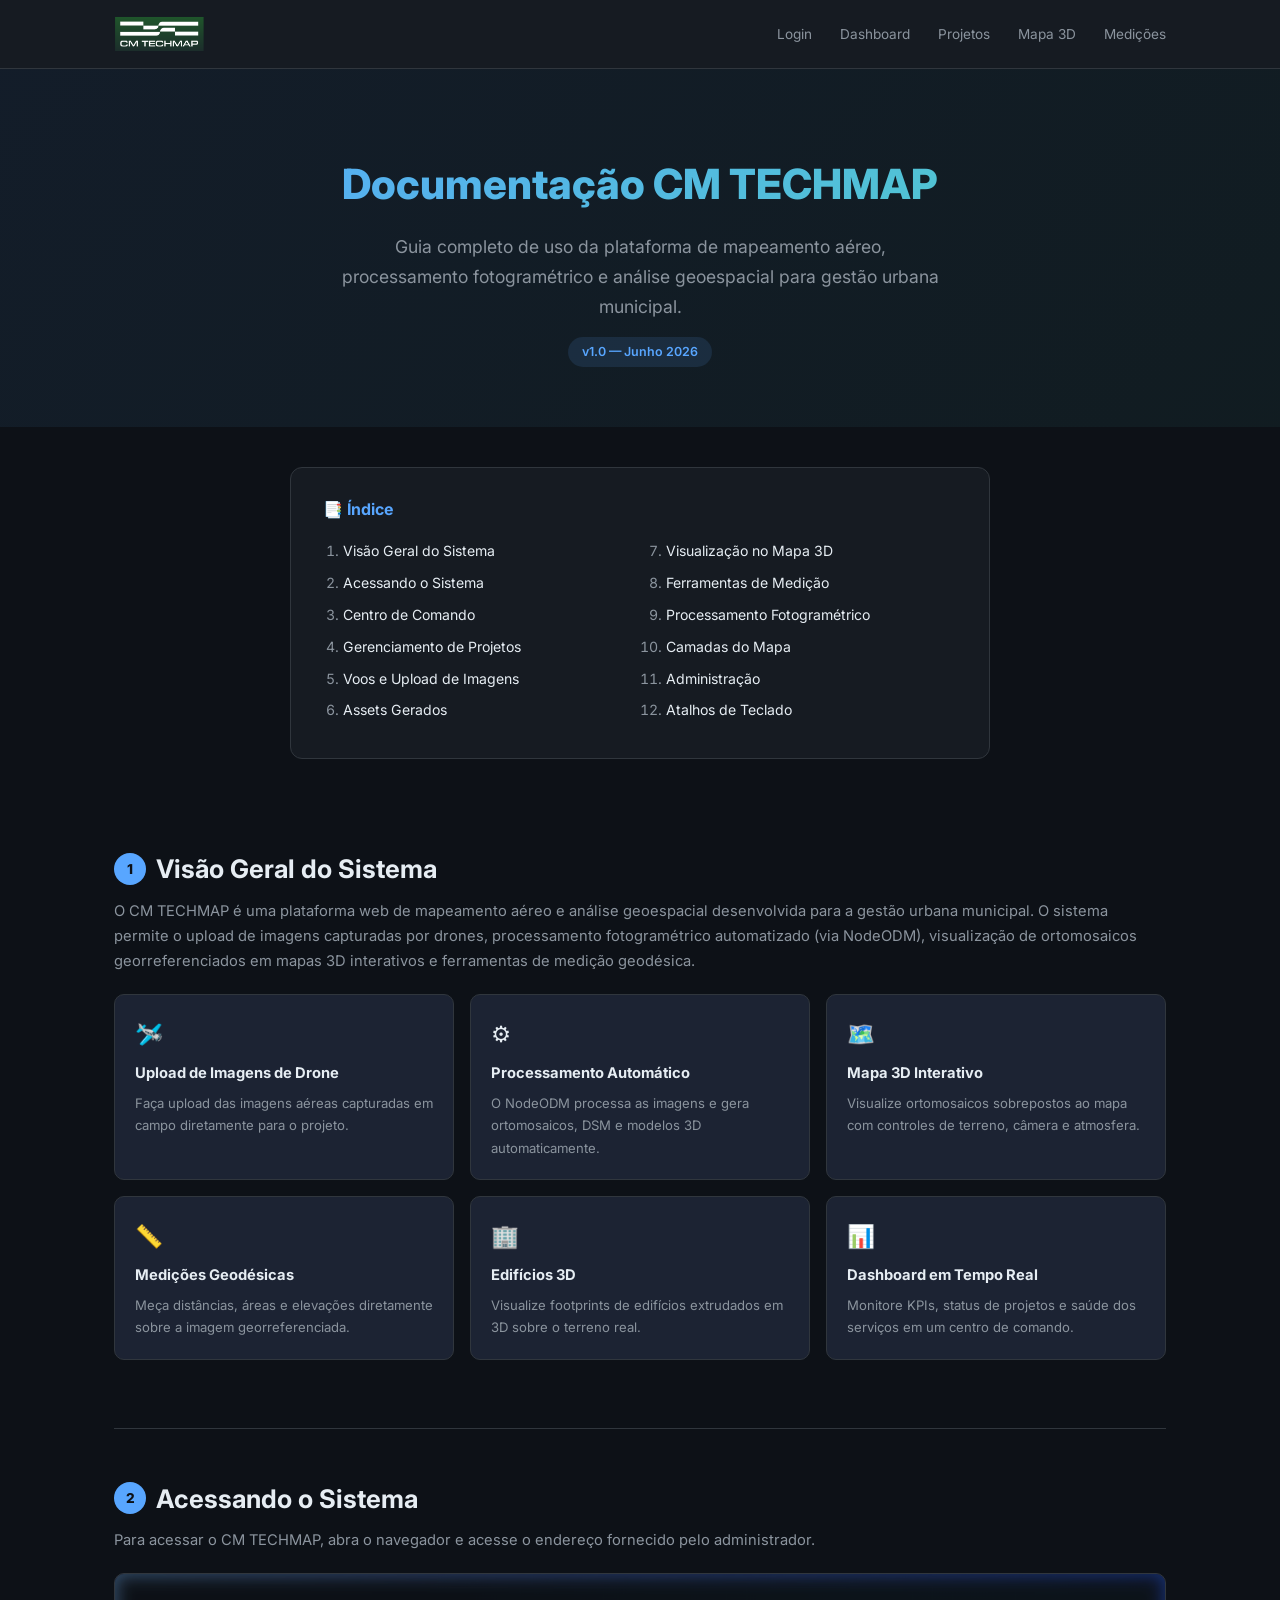
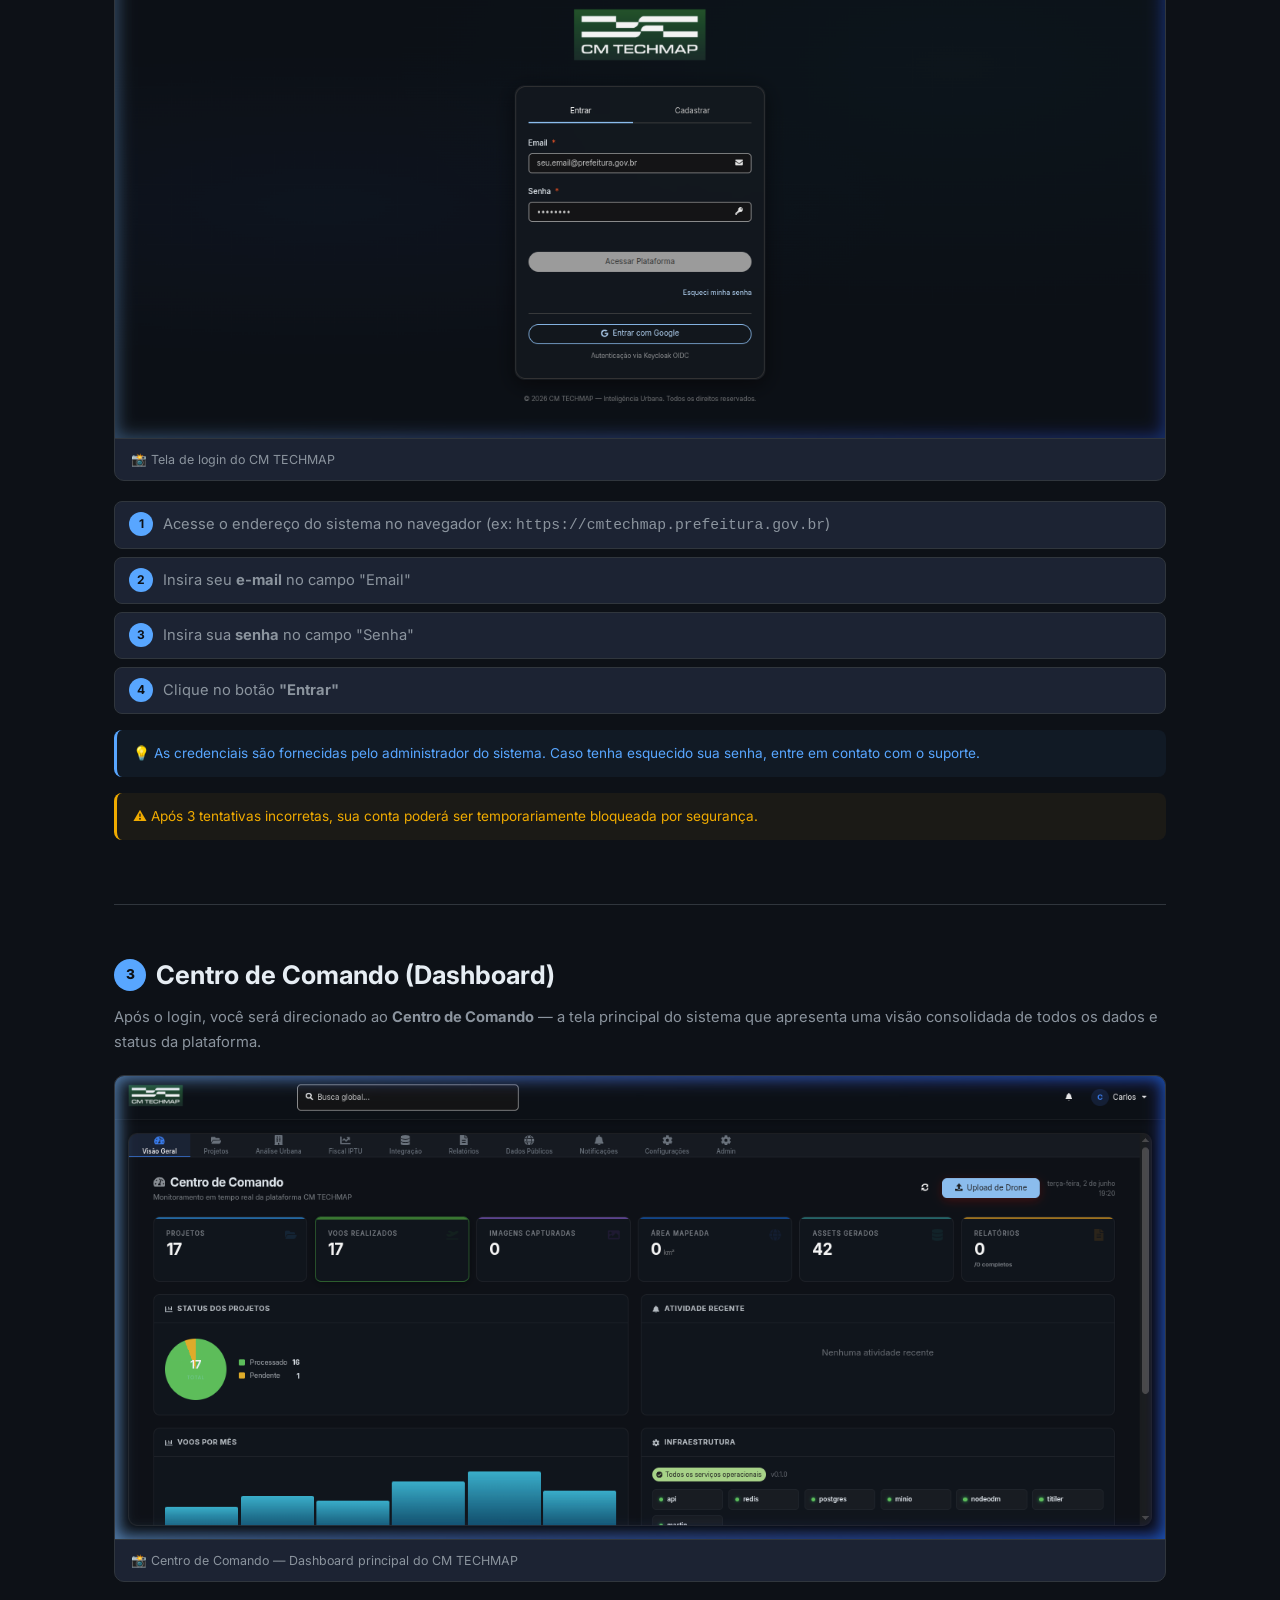
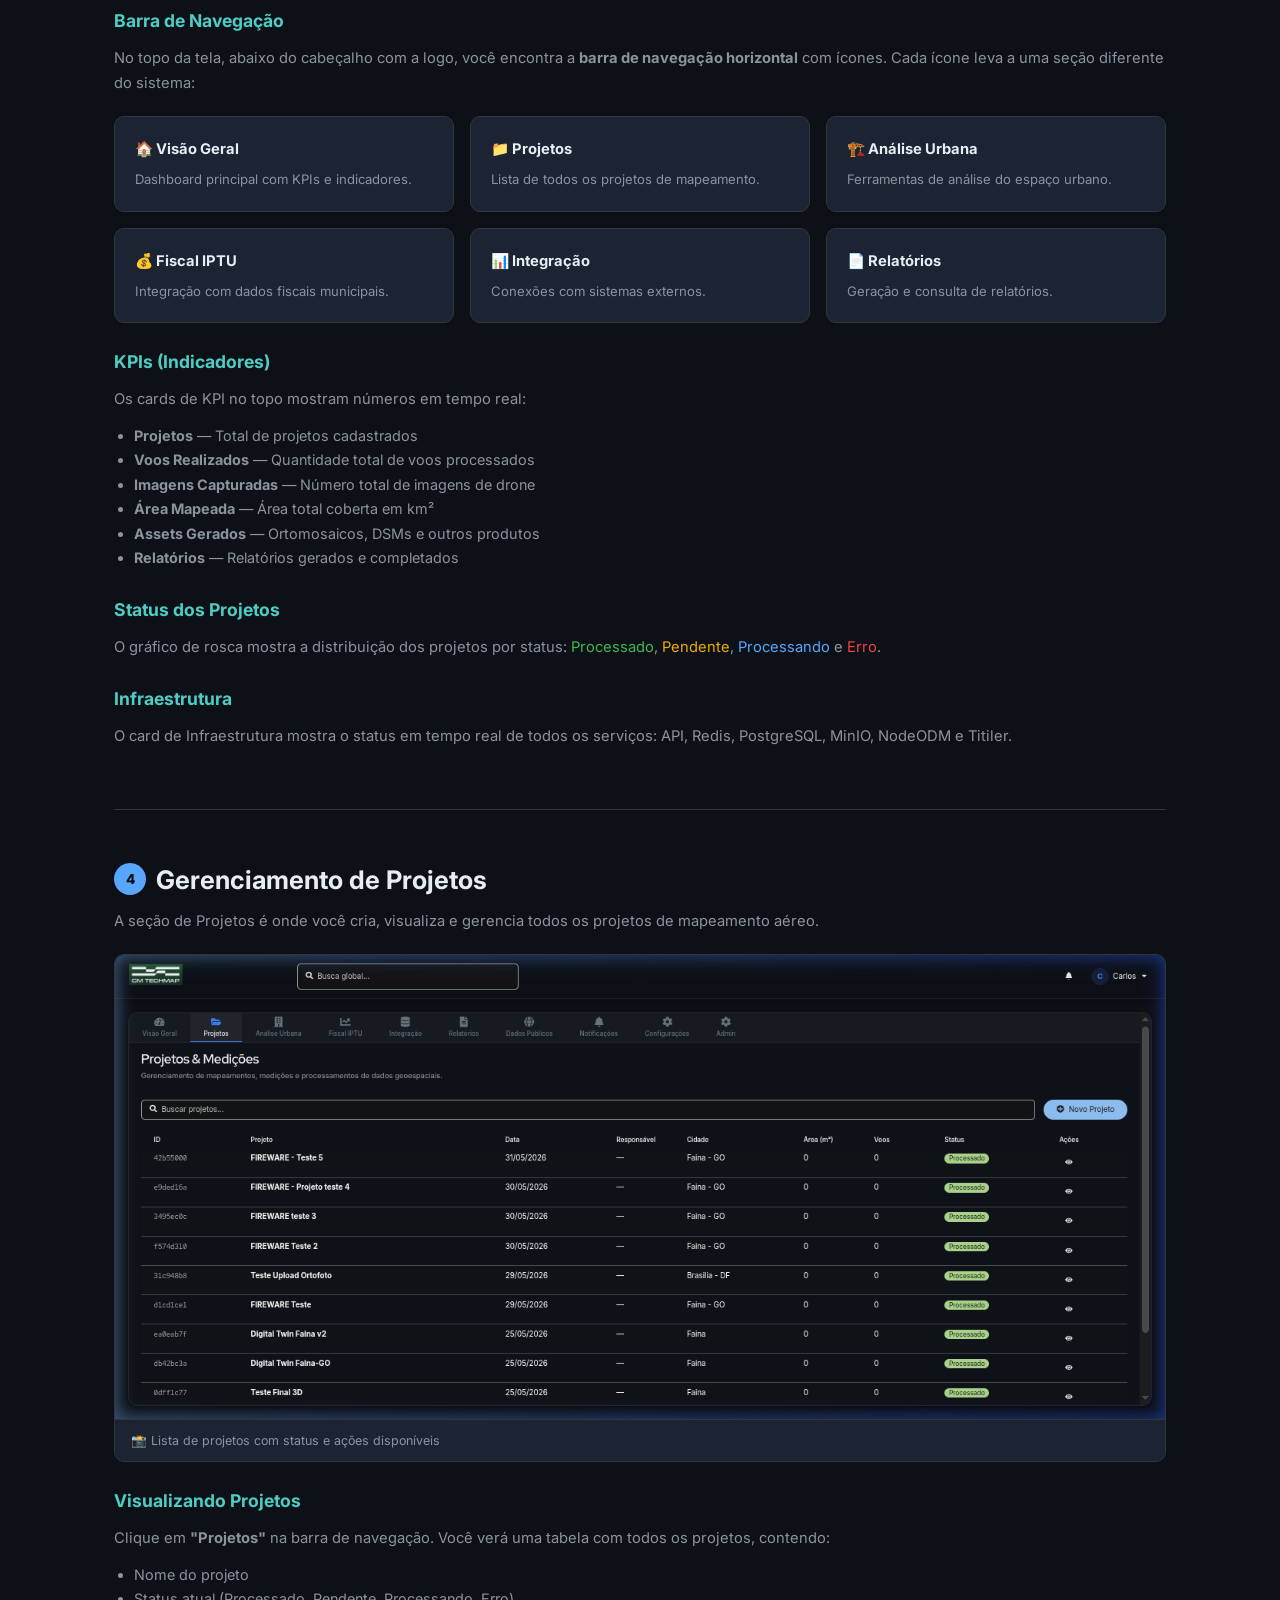
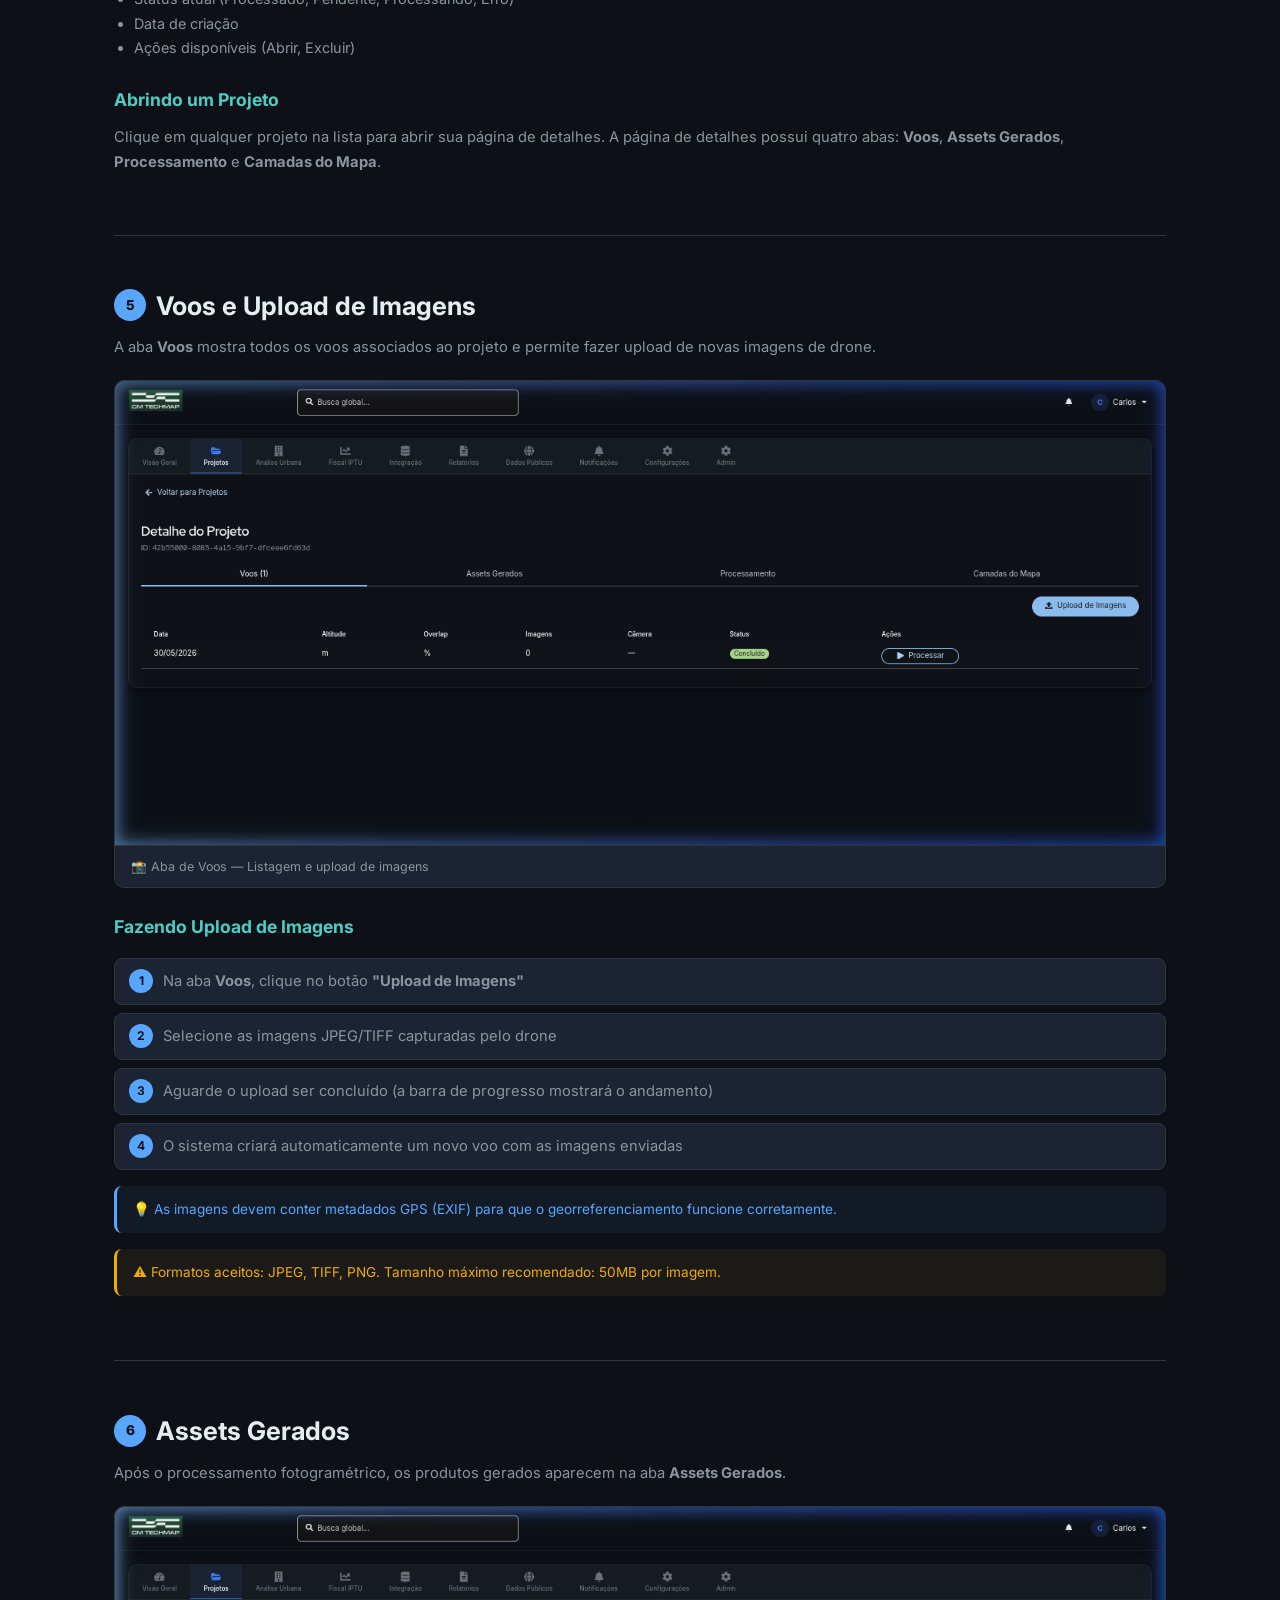
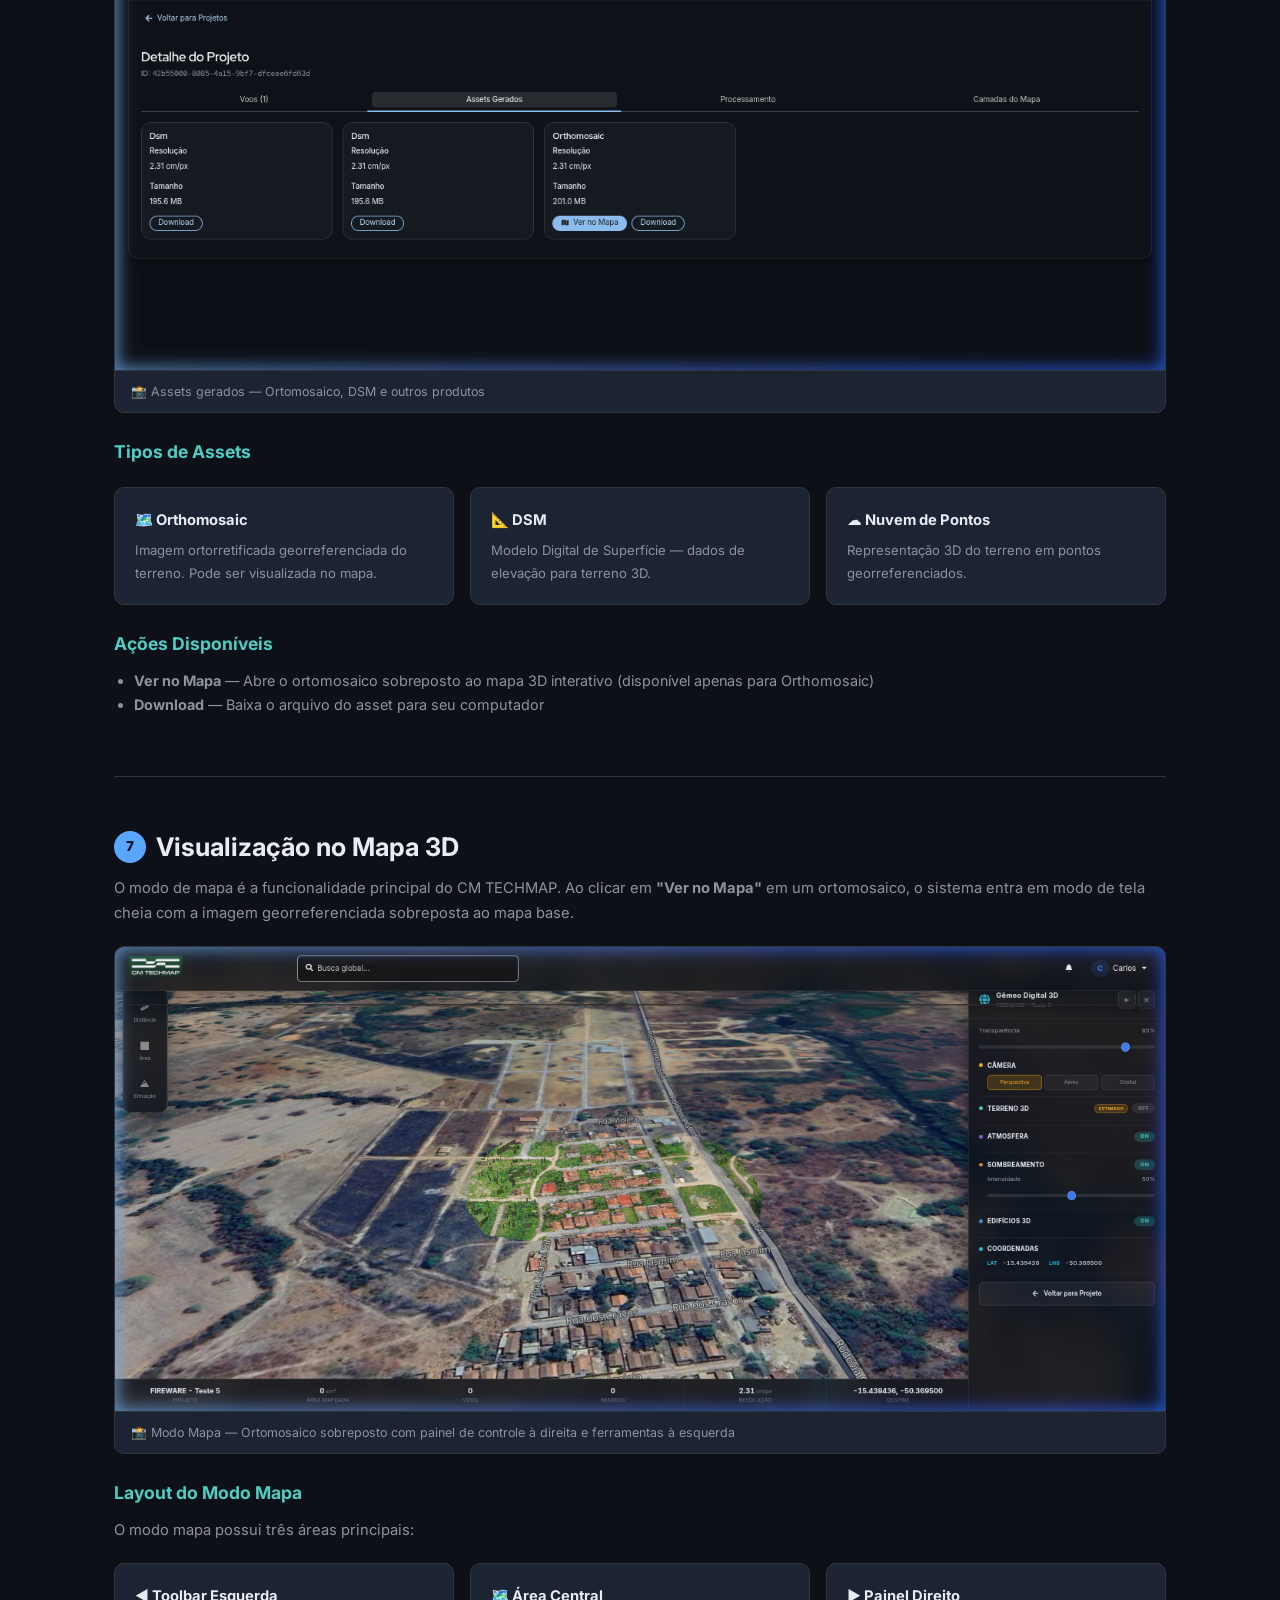
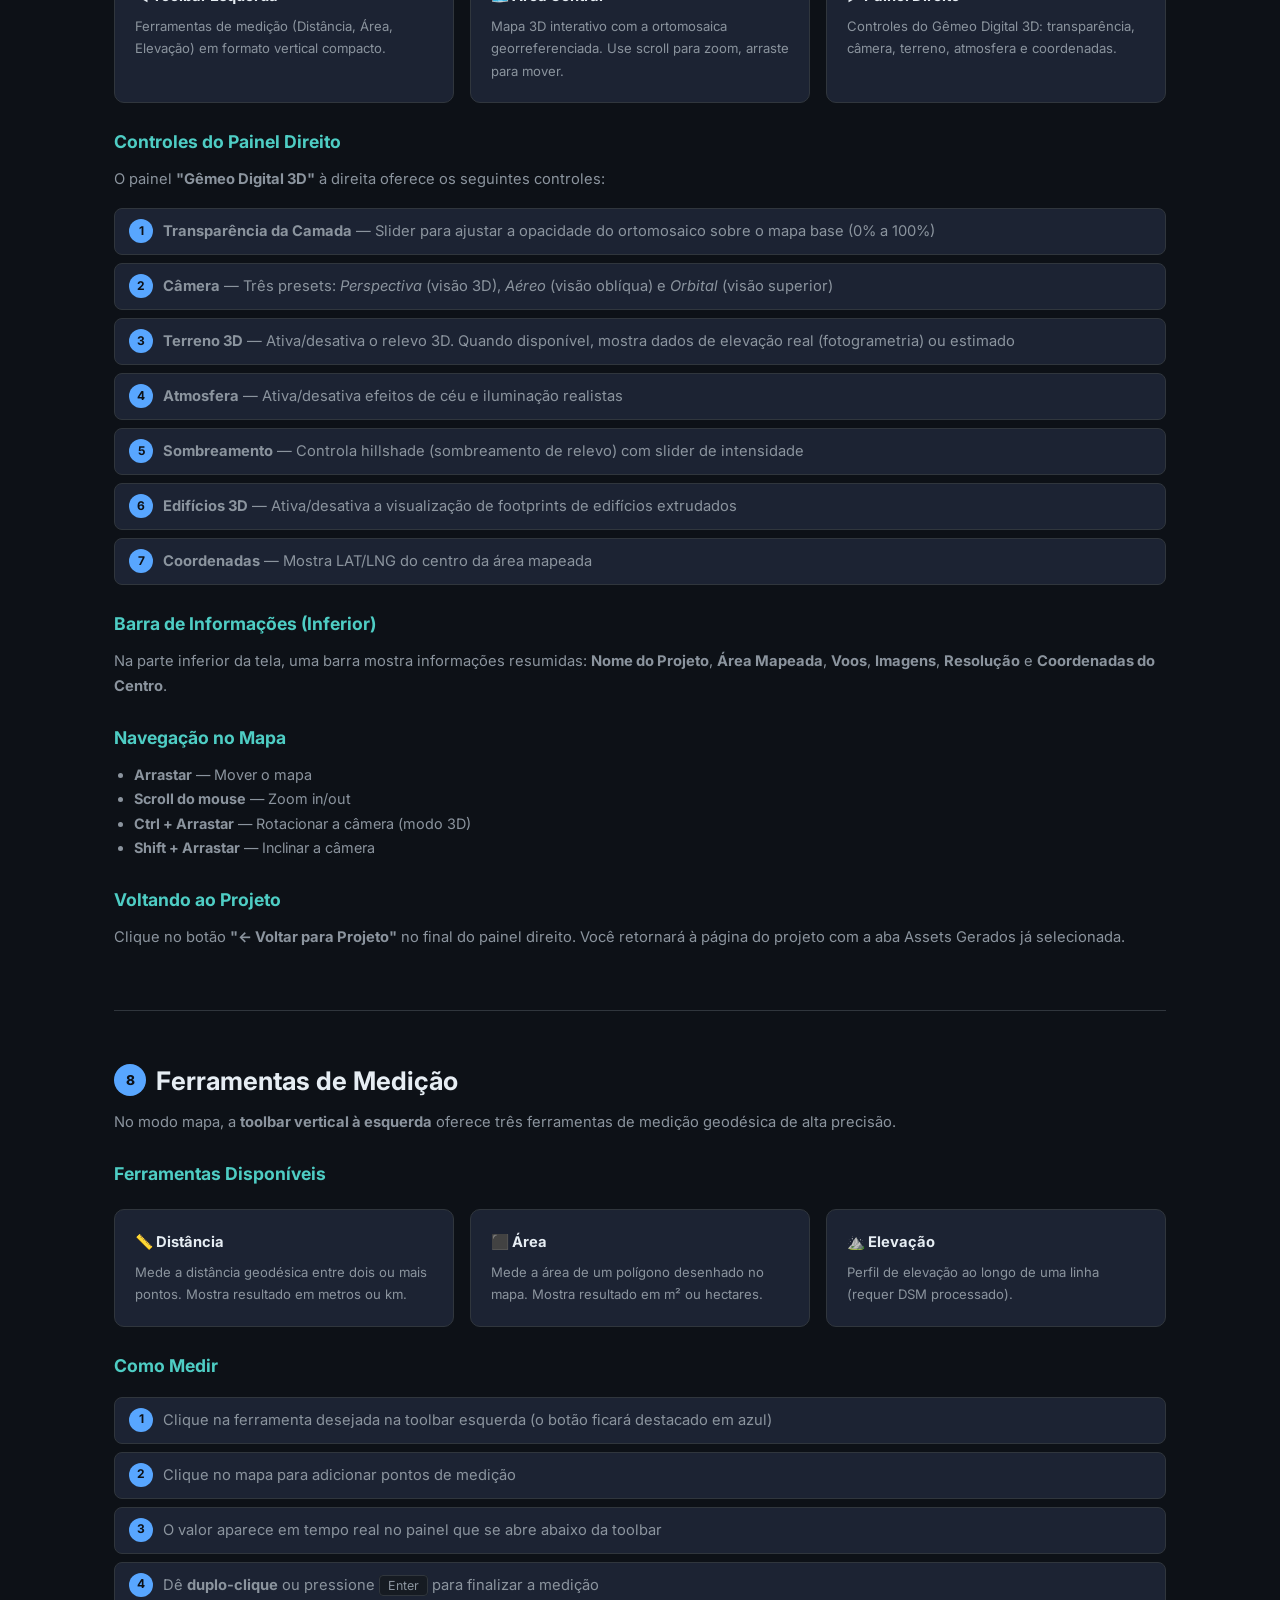
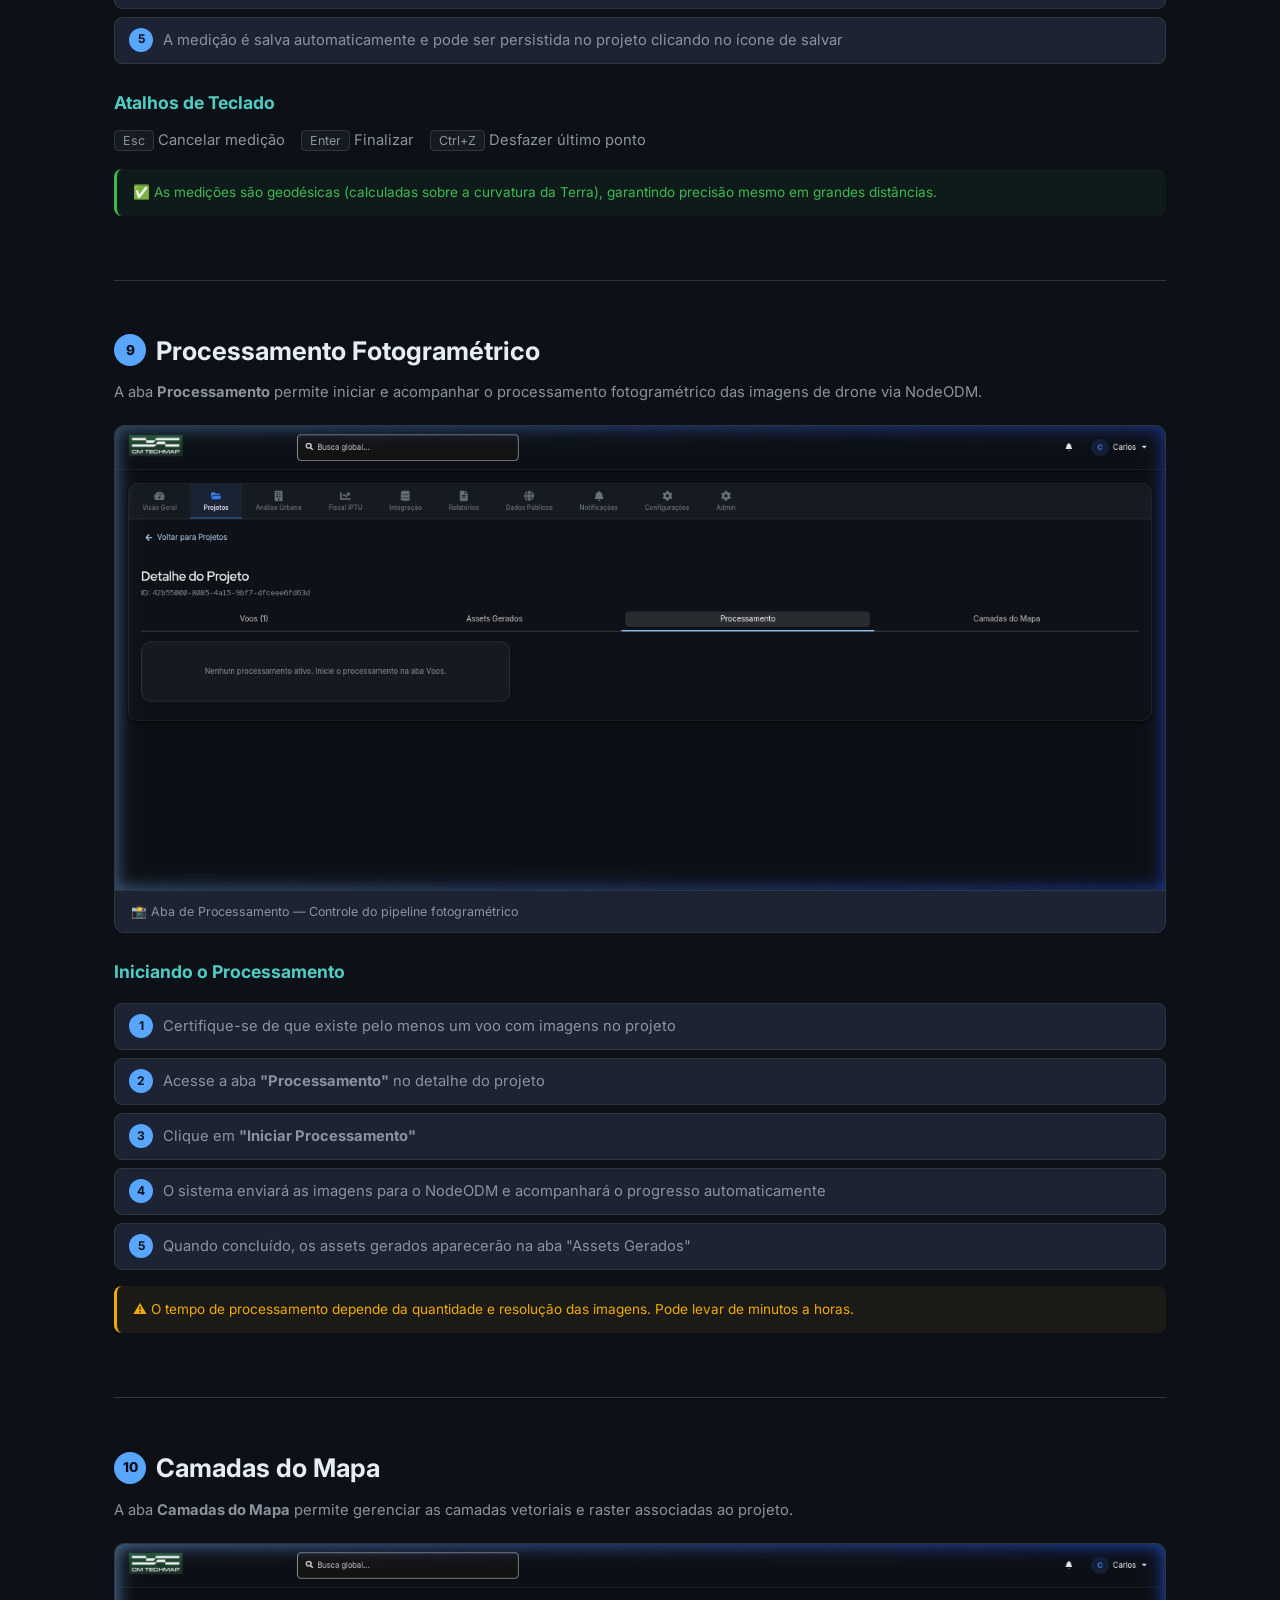
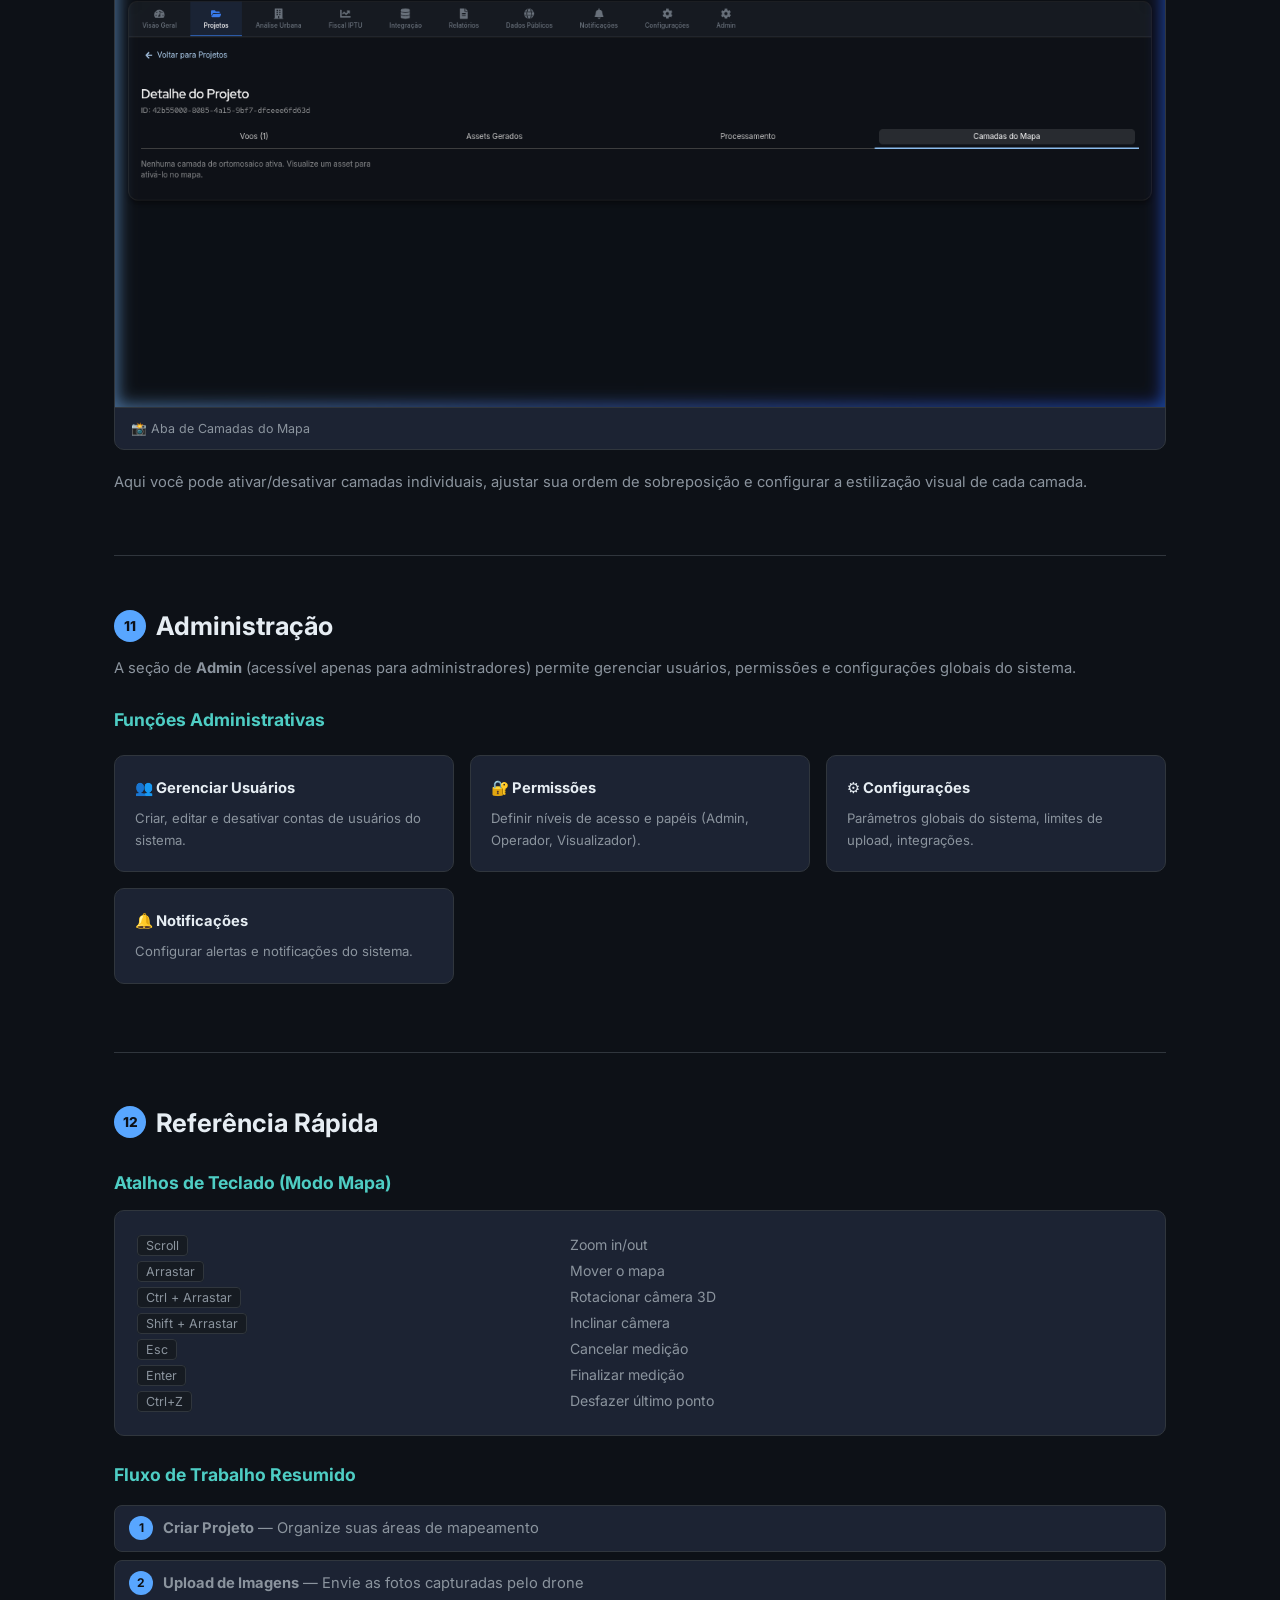
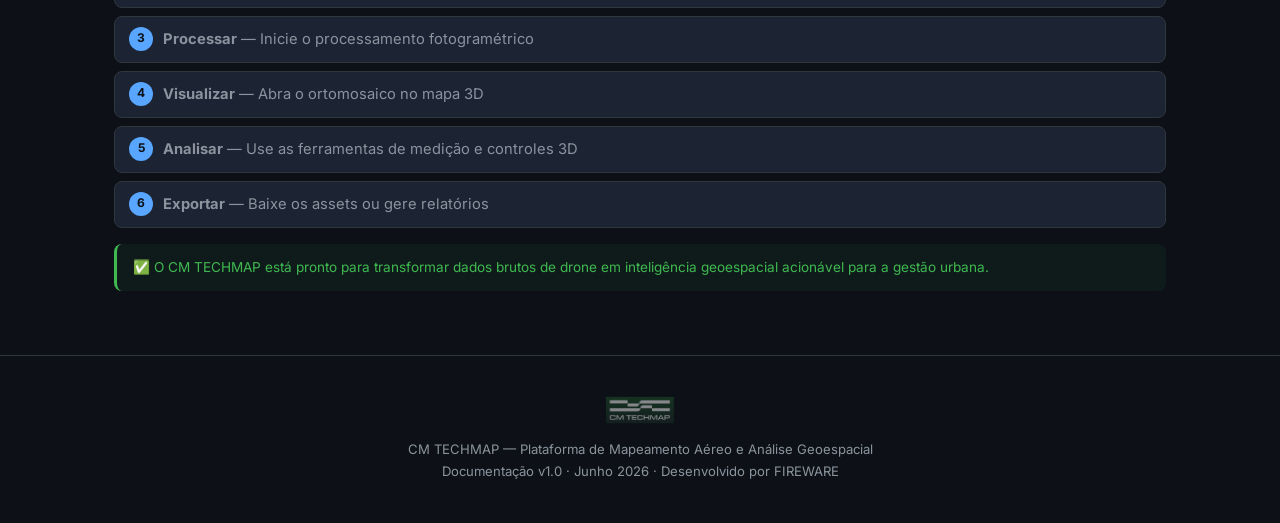
<file: cm-techmap-docs/index.html>
<!DOCTYPE html>
<html lang="pt-BR">
<head>
<meta charset="UTF-8"><meta name="viewport" content="width=device-width,initial-scale=1">
<title>CM TECHMAP — Documentação do Usuário</title>
<link rel="preconnect" href="https://fonts.googleapis.com">
<link href="https://fonts.googleapis.com/css2?family=Inter:wght@400;600;700;800&display=swap" rel="stylesheet">
<link rel="stylesheet" href="style.css">
</head>
<body>

<!-- HEADER -->
<header class="top"><div class="w">
<img src="img/logo.png" alt="CM TECHMAP">
<nav>
<a href="#login">Login</a>
<a href="#dashboard">Dashboard</a>
<a href="#projetos">Projetos</a>
<a href="#mapa">Mapa 3D</a>
<a href="#medicoes">Medições</a>
</nav>
</div></header>

<!-- HERO -->
<div class="hero">
<h1>Documentação CM TECHMAP</h1>
<p>Guia completo de uso da plataforma de mapeamento aéreo, processamento fotogramétrico e análise geoespacial para gestão urbana municipal.</p>
<span class="ver">v1.0 — Junho 2026</span>
</div>

<!-- TOC -->
<div class="w"><div class="toc">
<h2>📑 Índice</h2>
<ol>
<li><a href="#visao">Visão Geral do Sistema</a></li>
<li><a href="#login">Acessando o Sistema</a></li>
<li><a href="#dashboard">Centro de Comando</a></li>
<li><a href="#projetos">Gerenciamento de Projetos</a></li>
<li><a href="#voos">Voos e Upload de Imagens</a></li>
<li><a href="#assets">Assets Gerados</a></li>
<li><a href="#mapa">Visualização no Mapa 3D</a></li>
<li><a href="#medicoes">Ferramentas de Medição</a></li>
<li><a href="#processamento">Processamento Fotogramétrico</a></li>
<li><a href="#camadas">Camadas do Mapa</a></li>
<li><a href="#admin">Administração</a></li>
<li><a href="#atalhos">Atalhos de Teclado</a></li>
</ol>
</div></div>

<main class="w">

<!-- 1. VISÃO GERAL -->
<section id="visao">
<h2><span class="num">1</span> Visão Geral do Sistema</h2>
<p>O CM TECHMAP é uma plataforma web de mapeamento aéreo e análise geoespacial desenvolvida para a gestão urbana municipal. O sistema permite o upload de imagens capturadas por drones, processamento fotogramétrico automatizado (via NodeODM), visualização de ortomosaicos georreferenciados em mapas 3D interativos e ferramentas de medição geodésica.</p>

<div class="card-grid">
<div class="card"><div class="ico">🛩️</div><h4>Upload de Imagens de Drone</h4><p>Faça upload das imagens aéreas capturadas em campo diretamente para o projeto.</p></div>
<div class="card"><div class="ico">⚙️</div><h4>Processamento Automático</h4><p>O NodeODM processa as imagens e gera ortomosaicos, DSM e modelos 3D automaticamente.</p></div>
<div class="card"><div class="ico">🗺️</div><h4>Mapa 3D Interativo</h4><p>Visualize ortomosaicos sobrepostos ao mapa com controles de terreno, câmera e atmosfera.</p></div>
<div class="card"><div class="ico">📏</div><h4>Medições Geodésicas</h4><p>Meça distâncias, áreas e elevações diretamente sobre a imagem georreferenciada.</p></div>
<div class="card"><div class="ico">🏢</div><h4>Edifícios 3D</h4><p>Visualize footprints de edifícios extrudados em 3D sobre o terreno real.</p></div>
<div class="card"><div class="ico">📊</div><h4>Dashboard em Tempo Real</h4><p>Monitore KPIs, status de projetos e saúde dos serviços em um centro de comando.</p></div>
</div>
</section>

<!-- 2. LOGIN -->
<section id="login">
<h2><span class="num">2</span> Acessando o Sistema</h2>
<p>Para acessar o CM TECHMAP, abra o navegador e acesse o endereço fornecido pelo administrador.</p>

<div class="img-wrap">
<img src="img/01-login.png" alt="Tela de Login">
<div class="cap">📸 Tela de login do CM TECHMAP</div>
</div>

<div class="steps">
<div class="step">Acesse o endereço do sistema no navegador (ex: <code>https://cmtechmap.prefeitura.gov.br</code>)</div>
<div class="step">Insira seu <strong>e-mail</strong> no campo "Email"</div>
<div class="step">Insira sua <strong>senha</strong> no campo "Senha"</div>
<div class="step">Clique no botão <strong>"Entrar"</strong></div>
</div>

<div class="tip tip-info">💡 As credenciais são fornecidas pelo administrador do sistema. Caso tenha esquecido sua senha, entre em contato com o suporte.</div>
<div class="tip tip-warn">⚠️ Após 3 tentativas incorretas, sua conta poderá ser temporariamente bloqueada por segurança.</div>
</section>

<!-- 3. DASHBOARD -->
<section id="dashboard">
<h2><span class="num">3</span> Centro de Comando (Dashboard)</h2>
<p>Após o login, você será direcionado ao <strong>Centro de Comando</strong> — a tela principal do sistema que apresenta uma visão consolidada de todos os dados e status da plataforma.</p>

<div class="img-wrap">
<img src="img/02-dashboard.png" alt="Dashboard">
<div class="cap">📸 Centro de Comando — Dashboard principal do CM TECHMAP</div>
</div>

<h3>Barra de Navegação</h3>
<p>No topo da tela, abaixo do cabeçalho com a logo, você encontra a <strong>barra de navegação horizontal</strong> com ícones. Cada ícone leva a uma seção diferente do sistema:</p>

<div class="card-grid">
<div class="card"><h4>🏠 Visão Geral</h4><p>Dashboard principal com KPIs e indicadores.</p></div>
<div class="card"><h4>📁 Projetos</h4><p>Lista de todos os projetos de mapeamento.</p></div>
<div class="card"><h4>🏗️ Análise Urbana</h4><p>Ferramentas de análise do espaço urbano.</p></div>
<div class="card"><h4>💰 Fiscal IPTU</h4><p>Integração com dados fiscais municipais.</p></div>
<div class="card"><h4>📊 Integração</h4><p>Conexões com sistemas externos.</p></div>
<div class="card"><h4>📄 Relatórios</h4><p>Geração e consulta de relatórios.</p></div>
</div>

<h3>KPIs (Indicadores)</h3>
<p>Os cards de KPI no topo mostram números em tempo real:</p>
<ul style="color:var(--muted);font-size:.9rem;padding-left:20px;margin:10px 0">
<li><strong>Projetos</strong> — Total de projetos cadastrados</li>
<li><strong>Voos Realizados</strong> — Quantidade total de voos processados</li>
<li><strong>Imagens Capturadas</strong> — Número total de imagens de drone</li>
<li><strong>Área Mapeada</strong> — Área total coberta em km²</li>
<li><strong>Assets Gerados</strong> — Ortomosaicos, DSMs e outros produtos</li>
<li><strong>Relatórios</strong> — Relatórios gerados e completados</li>
</ul>

<h3>Status dos Projetos</h3>
<p>O gráfico de rosca mostra a distribuição dos projetos por status: <span style="color:#3fb950">Processado</span>, <span style="color:var(--warn)">Pendente</span>, <span style="color:#58a6ff">Processando</span> e <span style="color:#ef4444">Erro</span>.</p>

<h3>Infraestrutura</h3>
<p>O card de Infraestrutura mostra o status em tempo real de todos os serviços: API, Redis, PostgreSQL, MinIO, NodeODM e Titiler.</p>
</section>

<!-- 4. PROJETOS -->
<section id="projetos">
<h2><span class="num">4</span> Gerenciamento de Projetos</h2>
<p>A seção de Projetos é onde você cria, visualiza e gerencia todos os projetos de mapeamento aéreo.</p>

<div class="img-wrap">
<img src="img/03-projects.png" alt="Lista de Projetos">
<div class="cap">📸 Lista de projetos com status e ações disponíveis</div>
</div>

<h3>Visualizando Projetos</h3>
<p>Clique em <strong>"Projetos"</strong> na barra de navegação. Você verá uma tabela com todos os projetos, contendo:</p>
<ul style="color:var(--muted);font-size:.9rem;padding-left:20px;margin:10px 0">
<li>Nome do projeto</li>
<li>Status atual (Processado, Pendente, Processando, Erro)</li>
<li>Data de criação</li>
<li>Ações disponíveis (Abrir, Excluir)</li>
</ul>

<h3>Abrindo um Projeto</h3>
<p>Clique em qualquer projeto na lista para abrir sua página de detalhes. A página de detalhes possui quatro abas: <strong>Voos</strong>, <strong>Assets Gerados</strong>, <strong>Processamento</strong> e <strong>Camadas do Mapa</strong>.</p>
</section>

<!-- 5. VOOS -->
<section id="voos">
<h2><span class="num">5</span> Voos e Upload de Imagens</h2>
<p>A aba <strong>Voos</strong> mostra todos os voos associados ao projeto e permite fazer upload de novas imagens de drone.</p>

<div class="img-wrap">
<img src="img/04-project-flights.png" alt="Aba de Voos">
<div class="cap">📸 Aba de Voos — Listagem e upload de imagens</div>
</div>

<h3>Fazendo Upload de Imagens</h3>
<div class="steps">
<div class="step">Na aba <strong>Voos</strong>, clique no botão <strong>"Upload de Imagens"</strong></div>
<div class="step">Selecione as imagens JPEG/TIFF capturadas pelo drone</div>
<div class="step">Aguarde o upload ser concluído (a barra de progresso mostrará o andamento)</div>
<div class="step">O sistema criará automaticamente um novo voo com as imagens enviadas</div>
</div>

<div class="tip tip-info">💡 As imagens devem conter metadados GPS (EXIF) para que o georreferenciamento funcione corretamente.</div>
<div class="tip tip-warn">⚠️ Formatos aceitos: JPEG, TIFF, PNG. Tamanho máximo recomendado: 50MB por imagem.</div>
</section>

<!-- 6. ASSETS -->
<section id="assets">
<h2><span class="num">6</span> Assets Gerados</h2>
<p>Após o processamento fotogramétrico, os produtos gerados aparecem na aba <strong>Assets Gerados</strong>.</p>

<div class="img-wrap">
<img src="img/05-project-assets.png" alt="Assets Gerados">
<div class="cap">📸 Assets gerados — Ortomosaico, DSM e outros produtos</div>
</div>

<h3>Tipos de Assets</h3>
<div class="card-grid">
<div class="card"><h4>🗺️ Orthomosaic</h4><p>Imagem ortorretificada georreferenciada do terreno. Pode ser visualizada no mapa.</p></div>
<div class="card"><h4>📐 DSM</h4><p>Modelo Digital de Superfície — dados de elevação para terreno 3D.</p></div>
<div class="card"><h4>☁️ Nuvem de Pontos</h4><p>Representação 3D do terreno em pontos georreferenciados.</p></div>
</div>

<h3>Ações Disponíveis</h3>
<ul style="color:var(--muted);font-size:.9rem;padding-left:20px;margin:10px 0">
<li><strong>Ver no Mapa</strong> — Abre o ortomosaico sobreposto ao mapa 3D interativo (disponível apenas para Orthomosaic)</li>
<li><strong>Download</strong> — Baixa o arquivo do asset para seu computador</li>
</ul>
</section>

<!-- 7. MAPA 3D -->
<section id="mapa">
<h2><span class="num">7</span> Visualização no Mapa 3D</h2>
<p>O modo de mapa é a funcionalidade principal do CM TECHMAP. Ao clicar em <strong>"Ver no Mapa"</strong> em um ortomosaico, o sistema entra em modo de tela cheia com a imagem georreferenciada sobreposta ao mapa base.</p>

<div class="img-wrap">
<img src="img/06-map-view.png" alt="Visualização no Mapa 3D">
<div class="cap">📸 Modo Mapa — Ortomosaico sobreposto com painel de controle à direita e ferramentas à esquerda</div>
</div>

<h3>Layout do Modo Mapa</h3>
<p>O modo mapa possui três áreas principais:</p>

<div class="card-grid">
<div class="card"><h4>◀ Toolbar Esquerda</h4><p>Ferramentas de medição (Distância, Área, Elevação) em formato vertical compacto.</p></div>
<div class="card"><h4>🗺️ Área Central</h4><p>Mapa 3D interativo com a ortomosaica georreferenciada. Use scroll para zoom, arraste para mover.</p></div>
<div class="card"><h4>▶ Painel Direito</h4><p>Controles do Gêmeo Digital 3D: transparência, câmera, terreno, atmosfera e coordenadas.</p></div>
</div>

<h3>Controles do Painel Direito</h3>
<p>O painel <strong>"Gêmeo Digital 3D"</strong> à direita oferece os seguintes controles:</p>

<div class="steps">
<div class="step"><strong>Transparência da Camada</strong> — Slider para ajustar a opacidade do ortomosaico sobre o mapa base (0% a 100%)</div>
<div class="step"><strong>Câmera</strong> — Três presets: <em>Perspectiva</em> (visão 3D), <em>Aéreo</em> (visão oblíqua) e <em>Orbital</em> (visão superior)</div>
<div class="step"><strong>Terreno 3D</strong> — Ativa/desativa o relevo 3D. Quando disponível, mostra dados de elevação real (fotogrametria) ou estimado</div>
<div class="step"><strong>Atmosfera</strong> — Ativa/desativa efeitos de céu e iluminação realistas</div>
<div class="step"><strong>Sombreamento</strong> — Controla hillshade (sombreamento de relevo) com slider de intensidade</div>
<div class="step"><strong>Edifícios 3D</strong> — Ativa/desativa a visualização de footprints de edifícios extrudados</div>
<div class="step"><strong>Coordenadas</strong> — Mostra LAT/LNG do centro da área mapeada</div>
</div>

<h3>Barra de Informações (Inferior)</h3>
<p>Na parte inferior da tela, uma barra mostra informações resumidas: <strong>Nome do Projeto</strong>, <strong>Área Mapeada</strong>, <strong>Voos</strong>, <strong>Imagens</strong>, <strong>Resolução</strong> e <strong>Coordenadas do Centro</strong>.</p>

<h3>Navegação no Mapa</h3>
<ul style="color:var(--muted);font-size:.9rem;padding-left:20px;margin:10px 0">
<li><strong>Arrastar</strong> — Mover o mapa</li>
<li><strong>Scroll do mouse</strong> — Zoom in/out</li>
<li><strong>Ctrl + Arrastar</strong> — Rotacionar a câmera (modo 3D)</li>
<li><strong>Shift + Arrastar</strong> — Inclinar a câmera</li>
</ul>

<h3>Voltando ao Projeto</h3>
<p>Clique no botão <strong>"← Voltar para Projeto"</strong> no final do painel direito. Você retornará à página do projeto com a aba Assets Gerados já selecionada.</p>
</section>

<!-- 8. MEDIÇÕES -->
<section id="medicoes">
<h2><span class="num">8</span> Ferramentas de Medição</h2>
<p>No modo mapa, a <strong>toolbar vertical à esquerda</strong> oferece três ferramentas de medição geodésica de alta precisão.</p>

<h3>Ferramentas Disponíveis</h3>
<div class="card-grid">
<div class="card"><h4>📏 Distância</h4><p>Mede a distância geodésica entre dois ou mais pontos. Mostra resultado em metros ou km.</p></div>
<div class="card"><h4>⬛ Área</h4><p>Mede a área de um polígono desenhado no mapa. Mostra resultado em m² ou hectares.</p></div>
<div class="card"><h4>⛰️ Elevação</h4><p>Perfil de elevação ao longo de uma linha (requer DSM processado).</p></div>
</div>

<h3>Como Medir</h3>
<div class="steps">
<div class="step">Clique na ferramenta desejada na toolbar esquerda (o botão ficará destacado em azul)</div>
<div class="step">Clique no mapa para adicionar pontos de medição</div>
<div class="step">O valor aparece em tempo real no painel que se abre abaixo da toolbar</div>
<div class="step">Dê <strong>duplo-clique</strong> ou pressione <kbd>Enter</kbd> para finalizar a medição</div>
<div class="step">A medição é salva automaticamente e pode ser persistida no projeto clicando no ícone de salvar</div>
</div>

<h3>Atalhos de Teclado</h3>
<p style="margin:10px 0">
<kbd>Esc</kbd> Cancelar medição &nbsp;&nbsp;
<kbd>Enter</kbd> Finalizar &nbsp;&nbsp;
<kbd>Ctrl+Z</kbd> Desfazer último ponto
</p>

<div class="tip tip-ok">✅ As medições são geodésicas (calculadas sobre a curvatura da Terra), garantindo precisão mesmo em grandes distâncias.</div>
</section>

<!-- 9. PROCESSAMENTO -->
<section id="processamento">
<h2><span class="num">9</span> Processamento Fotogramétrico</h2>
<p>A aba <strong>Processamento</strong> permite iniciar e acompanhar o processamento fotogramétrico das imagens de drone via NodeODM.</p>

<div class="img-wrap">
<img src="img/07-processing.png" alt="Processamento">
<div class="cap">📸 Aba de Processamento — Controle do pipeline fotogramétrico</div>
</div>

<h3>Iniciando o Processamento</h3>
<div class="steps">
<div class="step">Certifique-se de que existe pelo menos um voo com imagens no projeto</div>
<div class="step">Acesse a aba <strong>"Processamento"</strong> no detalhe do projeto</div>
<div class="step">Clique em <strong>"Iniciar Processamento"</strong></div>
<div class="step">O sistema enviará as imagens para o NodeODM e acompanhará o progresso automaticamente</div>
<div class="step">Quando concluído, os assets gerados aparecerão na aba "Assets Gerados"</div>
</div>

<div class="tip tip-warn">⚠️ O tempo de processamento depende da quantidade e resolução das imagens. Pode levar de minutos a horas.</div>
</section>

<!-- 10. CAMADAS -->
<section id="camadas">
<h2><span class="num">10</span> Camadas do Mapa</h2>
<p>A aba <strong>Camadas do Mapa</strong> permite gerenciar as camadas vetoriais e raster associadas ao projeto.</p>

<div class="img-wrap">
<img src="img/08-layers.png" alt="Camadas">
<div class="cap">📸 Aba de Camadas do Mapa</div>
</div>

<p>Aqui você pode ativar/desativar camadas individuais, ajustar sua ordem de sobreposição e configurar a estilização visual de cada camada.</p>
</section>

<!-- 11. ADMIN -->
<section id="admin">
<h2><span class="num">11</span> Administração</h2>
<p>A seção de <strong>Admin</strong> (acessível apenas para administradores) permite gerenciar usuários, permissões e configurações globais do sistema.</p>

<h3>Funções Administrativas</h3>
<div class="card-grid">
<div class="card"><h4>👥 Gerenciar Usuários</h4><p>Criar, editar e desativar contas de usuários do sistema.</p></div>
<div class="card"><h4>🔐 Permissões</h4><p>Definir níveis de acesso e papéis (Admin, Operador, Visualizador).</p></div>
<div class="card"><h4>⚙️ Configurações</h4><p>Parâmetros globais do sistema, limites de upload, integrações.</p></div>
<div class="card"><h4>🔔 Notificações</h4><p>Configurar alertas e notificações do sistema.</p></div>
</div>
</section>

<!-- 12. ATALHOS -->
<section id="atalhos">
<h2><span class="num">12</span> Referência Rápida</h2>

<h3>Atalhos de Teclado (Modo Mapa)</h3>
<div class="card" style="margin:12px 0">
<table style="width:100%;font-size:.88rem;color:var(--muted)">
<tr><td><kbd>Scroll</kbd></td><td>Zoom in/out</td></tr>
<tr><td><kbd>Arrastar</kbd></td><td>Mover o mapa</td></tr>
<tr><td><kbd>Ctrl + Arrastar</kbd></td><td>Rotacionar câmera 3D</td></tr>
<tr><td><kbd>Shift + Arrastar</kbd></td><td>Inclinar câmera</td></tr>
<tr><td><kbd>Esc</kbd></td><td>Cancelar medição</td></tr>
<tr><td><kbd>Enter</kbd></td><td>Finalizar medição</td></tr>
<tr><td><kbd>Ctrl+Z</kbd></td><td>Desfazer último ponto</td></tr>
</table>
</div>

<h3>Fluxo de Trabalho Resumido</h3>
<div class="steps">
<div class="step"><strong>Criar Projeto</strong> — Organize suas áreas de mapeamento</div>
<div class="step"><strong>Upload de Imagens</strong> — Envie as fotos capturadas pelo drone</div>
<div class="step"><strong>Processar</strong> — Inicie o processamento fotogramétrico</div>
<div class="step"><strong>Visualizar</strong> — Abra o ortomosaico no mapa 3D</div>
<div class="step"><strong>Analisar</strong> — Use as ferramentas de medição e controles 3D</div>
<div class="step"><strong>Exportar</strong> — Baixe os assets ou gere relatórios</div>
</div>

<div class="tip tip-ok">✅ O CM TECHMAP está pronto para transformar dados brutos de drone em inteligência geoespacial acionável para a gestão urbana.</div>
</section>

</main>

<!-- FOOTER -->
<footer class="foot">
<img src="img/logo.png" alt="CM TECHMAP"><br>
CM TECHMAP — Plataforma de Mapeamento Aéreo e Análise Geoespacial<br>
Documentação v1.0 · Junho 2026 · Desenvolvido por FIREWARE
</footer>

</body>
</html>
</file>
<file: cm-techmap-docs/style.css>
:root{--bg:#0d1117;--surface:#161b22;--card:#1c2333;--border:#30363d;--text:#e6edf3;--muted:#8b949e;--accent:#58a6ff;--accent2:#4ecdc4;--warn:#f0ab00;--success:#3fb950}
*{margin:0;padding:0;box-sizing:border-box}
body{font-family:'Inter',system-ui,sans-serif;background:var(--bg);color:var(--text);line-height:1.7}
a{color:var(--accent);text-decoration:none}
.top{background:var(--surface);border-bottom:1px solid var(--border);padding:16px 0;position:sticky;top:0;z-index:100;backdrop-filter:blur(12px)}
.top .w{display:flex;align-items:center;justify-content:space-between}
.top img{height:36px}
.top nav a{margin-left:24px;font-size:.85rem;color:var(--muted);transition:.2s}
.top nav a:hover{color:var(--accent)}
.w{max-width:1100px;margin:0 auto;padding:0 24px}
.hero{text-align:center;padding:80px 24px 60px;background:linear-gradient(135deg,rgba(88,166,255,.08),rgba(78,205,196,.06))}
.hero h1{font-size:2.6rem;font-weight:800;margin-bottom:12px;background:linear-gradient(135deg,var(--accent),var(--accent2));-webkit-background-clip:text;-webkit-text-fill-color:transparent}
.hero p{font-size:1.1rem;color:var(--muted);max-width:600px;margin:0 auto}
.hero .ver{display:inline-block;margin-top:16px;padding:4px 14px;border-radius:20px;background:rgba(88,166,255,.12);color:var(--accent);font-size:.78rem;font-weight:600}
.toc{background:var(--surface);border:1px solid var(--border);border-radius:12px;padding:28px 32px;margin:40px auto;max-width:700px}
.toc h2{font-size:1rem;margin-bottom:16px;color:var(--accent)}
.toc ol{padding-left:20px;columns:2;column-gap:32px}
.toc li{margin-bottom:8px;font-size:.88rem;color:var(--muted)}
.toc li a{color:var(--text)}
section{padding:48px 0;border-bottom:1px solid var(--border)}
section:last-child{border-bottom:none}
section h2{font-size:1.6rem;font-weight:700;margin-bottom:8px;display:flex;align-items:center;gap:10px}
section h2 .num{background:var(--accent);color:var(--bg);width:32px;height:32px;border-radius:50%;display:flex;align-items:center;justify-content:center;font-size:.85rem;font-weight:800;flex-shrink:0}
section h3{font-size:1.1rem;margin:24px 0 10px;color:var(--accent2)}
section p,.step{font-size:.92rem;color:var(--muted);margin-bottom:12px}
.img-wrap{margin:20px 0;border-radius:10px;overflow:hidden;border:1px solid var(--border);background:var(--card)}
.img-wrap img{width:100%;display:block}
.img-wrap .cap{padding:10px 16px;font-size:.78rem;color:var(--muted);border-top:1px solid var(--border);display:flex;align-items:center;gap:6px}
.card-grid{display:grid;grid-template-columns:repeat(auto-fit,minmax(280px,1fr));gap:16px;margin:20px 0}
.card{background:var(--card);border:1px solid var(--border);border-radius:10px;padding:20px}
.card h4{font-size:.92rem;margin-bottom:6px;color:var(--text)}
.card p{font-size:.82rem;color:var(--muted);margin:0}
.card .ico{font-size:1.4rem;margin-bottom:8px}
.steps{counter-reset:s;margin:16px 0}
.step{counter-increment:s;padding:10px 16px 10px 48px;position:relative;background:var(--card);border-radius:8px;margin-bottom:8px;border:1px solid var(--border)}
.step::before{content:counter(s);position:absolute;left:14px;top:10px;width:24px;height:24px;border-radius:50%;background:var(--accent);color:var(--bg);font-size:.75rem;font-weight:700;display:flex;align-items:center;justify-content:center}
.tip{padding:12px 16px;border-radius:8px;margin:16px 0;font-size:.85rem;border-left:3px solid}
.tip-info{background:rgba(88,166,255,.06);border-color:var(--accent);color:var(--accent)}
.tip-warn{background:rgba(240,171,0,.06);border-color:var(--warn);color:var(--warn)}
.tip-ok{background:rgba(63,185,80,.06);border-color:var(--success);color:var(--success)}
.keys{display:inline-flex;gap:4px;margin:0 2px}
kbd{padding:2px 8px;border-radius:4px;background:var(--surface);border:1px solid var(--border);font-size:.78rem;font-family:inherit}
.foot{text-align:center;padding:40px 24px;color:var(--muted);font-size:.82rem;border-top:1px solid var(--border)}
.foot img{height:28px;margin-bottom:8px;opacity:.5}
@media(max-width:700px){.hero h1{font-size:1.8rem}.toc ol{columns:1}.card-grid{grid-template-columns:1fr}.top nav{display:none}}
</file>
